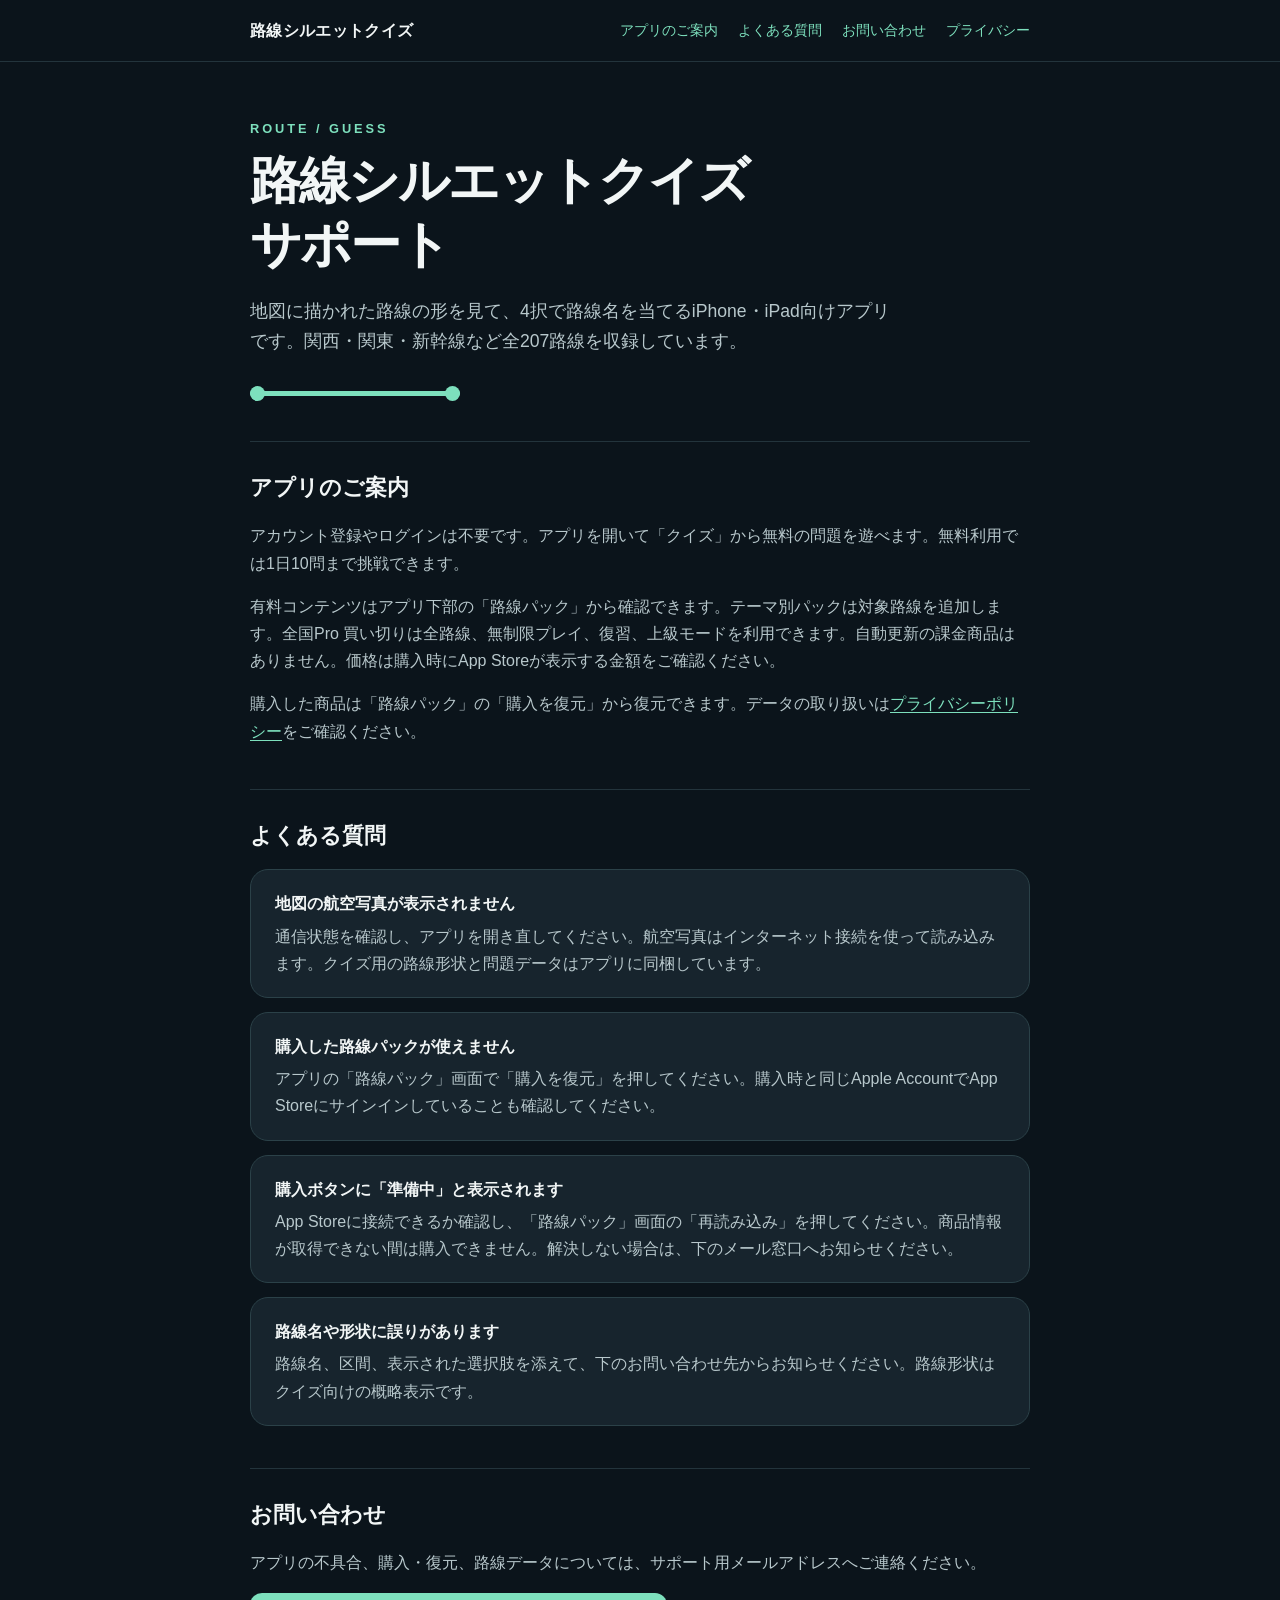
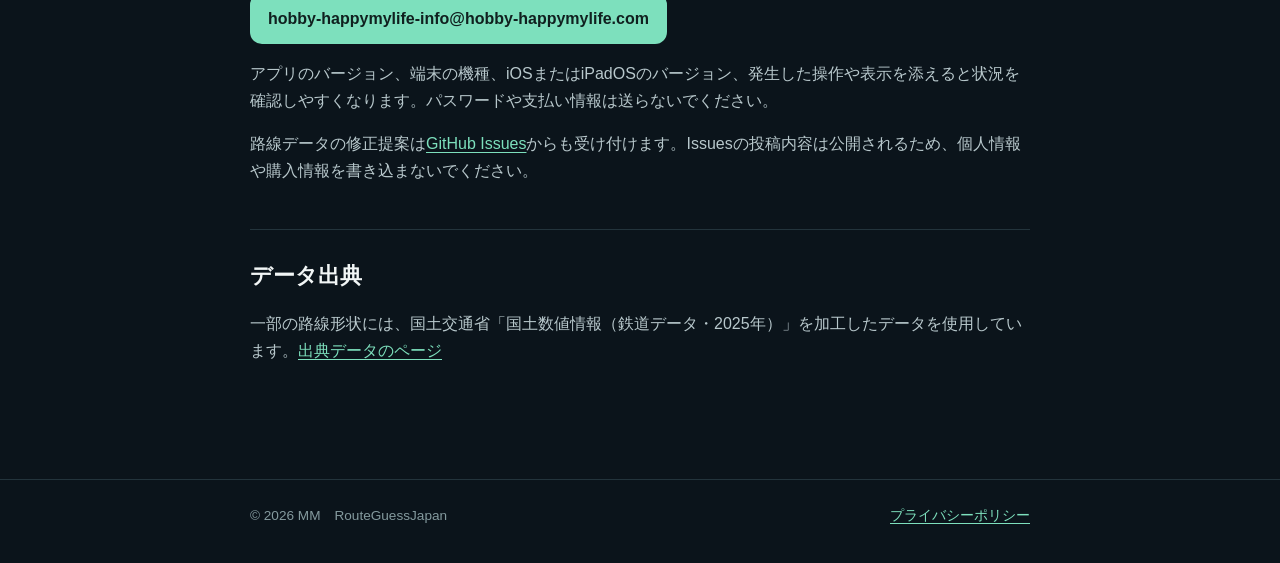
<file: index.html>
<!doctype html>
<html lang="ja">
<head>
  <meta charset="utf-8">
  <meta name="viewport" content="width=device-width, initial-scale=1">
  <meta name="description" content="路線シルエットクイズの公式サポートページ。お問い合わせ先、遊び方、買い切り商品の購入と復元方法をご案内します。">
  <title>サポート | 路線シルエットクイズ</title>
  <link rel="stylesheet" href="style.css">
</head>
<body>
  <header><nav class="wrap" aria-label="メインナビゲーション"><a class="brand" href="./">路線シルエットクイズ</a><div class="navlinks"><a href="#guide">アプリのご案内</a><a href="#faq">よくある質問</a><a href="#contact">お問い合わせ</a><a href="privacy.html">プライバシー</a></div></nav></header>
  <main class="wrap">
    <p class="eyebrow">ROUTE / GUESS</p>
    <h1>路線シルエットクイズ<br>サポート</h1>
    <p class="lead">地図に描かれた路線の形を見て、4択で路線名を当てるiPhone・iPad向けアプリです。関西・関東・新幹線など全207路線を収録しています。</p>
    <div class="route" aria-hidden="true"></div>
    <section id="guide" aria-labelledby="guide-title">
      <h2 id="guide-title">アプリのご案内</h2>
      <p>アカウント登録やログインは不要です。アプリを開いて「クイズ」から無料の問題を遊べます。無料利用では1日10問まで挑戦できます。</p>
      <p>有料コンテンツはアプリ下部の「路線パック」から確認できます。テーマ別パックは対象路線を追加します。全国Pro 買い切りは全路線、無制限プレイ、復習、上級モードを利用できます。自動更新の課金商品はありません。価格は購入時にApp Storeが表示する金額をご確認ください。</p>
      <p>購入した商品は「路線パック」の「購入を復元」から復元できます。データの取り扱いは<a href="privacy.html">プライバシーポリシー</a>をご確認ください。</p>
    </section>
    <section id="faq" aria-labelledby="faq-title">
      <h2 id="faq-title">よくある質問</h2>
      <div class="card"><h3>地図の航空写真が表示されません</h3><p>通信状態を確認し、アプリを開き直してください。航空写真はインターネット接続を使って読み込みます。クイズ用の路線形状と問題データはアプリに同梱しています。</p></div>
      <div class="card"><h3>購入した路線パックが使えません</h3><p>アプリの「路線パック」画面で「購入を復元」を押してください。購入時と同じApple AccountでApp Storeにサインインしていることも確認してください。</p></div>
      <div class="card"><h3>購入ボタンに「準備中」と表示されます</h3><p>App Storeに接続できるか確認し、「路線パック」画面の「再読み込み」を押してください。商品情報が取得できない間は購入できません。解決しない場合は、下のメール窓口へお知らせください。</p></div>
      <div class="card"><h3>路線名や形状に誤りがあります</h3><p>路線名、区間、表示された選択肢を添えて、下のお問い合わせ先からお知らせください。路線形状はクイズ向けの概略表示です。</p></div>
    </section>
    <section id="contact" aria-labelledby="contact-title">
      <h2 id="contact-title">お問い合わせ</h2>
      <p>アプリの不具合、購入・復元、路線データについては、サポート用メールアドレスへご連絡ください。</p>
      <p><a class="button" href="mailto:hobby-happymylife-info@hobby-happymylife.com">hobby-happymylife-info@hobby-happymylife.com</a></p>
      <p>アプリのバージョン、端末の機種、iOSまたはiPadOSのバージョン、発生した操作や表示を添えると状況を確認しやすくなります。パスワードや支払い情報は送らないでください。</p>
      <p>路線データの修正提案は<a href="https://github.com/masa-happyhobby/09-RouteGuessJapan/issues/new">GitHub Issues</a>からも受け付けます。Issuesの投稿内容は公開されるため、個人情報や購入情報を書き込まないでください。</p>
    </section>
    <section aria-labelledby="source-title"><h2 id="source-title">データ出典</h2><p>一部の路線形状には、国土交通省「国土数値情報（鉄道データ・2025年）」を加工したデータを使用しています。<a href="https://nlftp.mlit.go.jp/ksj/gml/datalist/KsjTmplt-N02-2025.html">出典データのページ</a></p></section>
  </main>
  <footer><div class="wrap"><span>© 2026 MM　RouteGuessJapan</span><a href="privacy.html">プライバシーポリシー</a></div></footer>
</body>
</html>
</file>
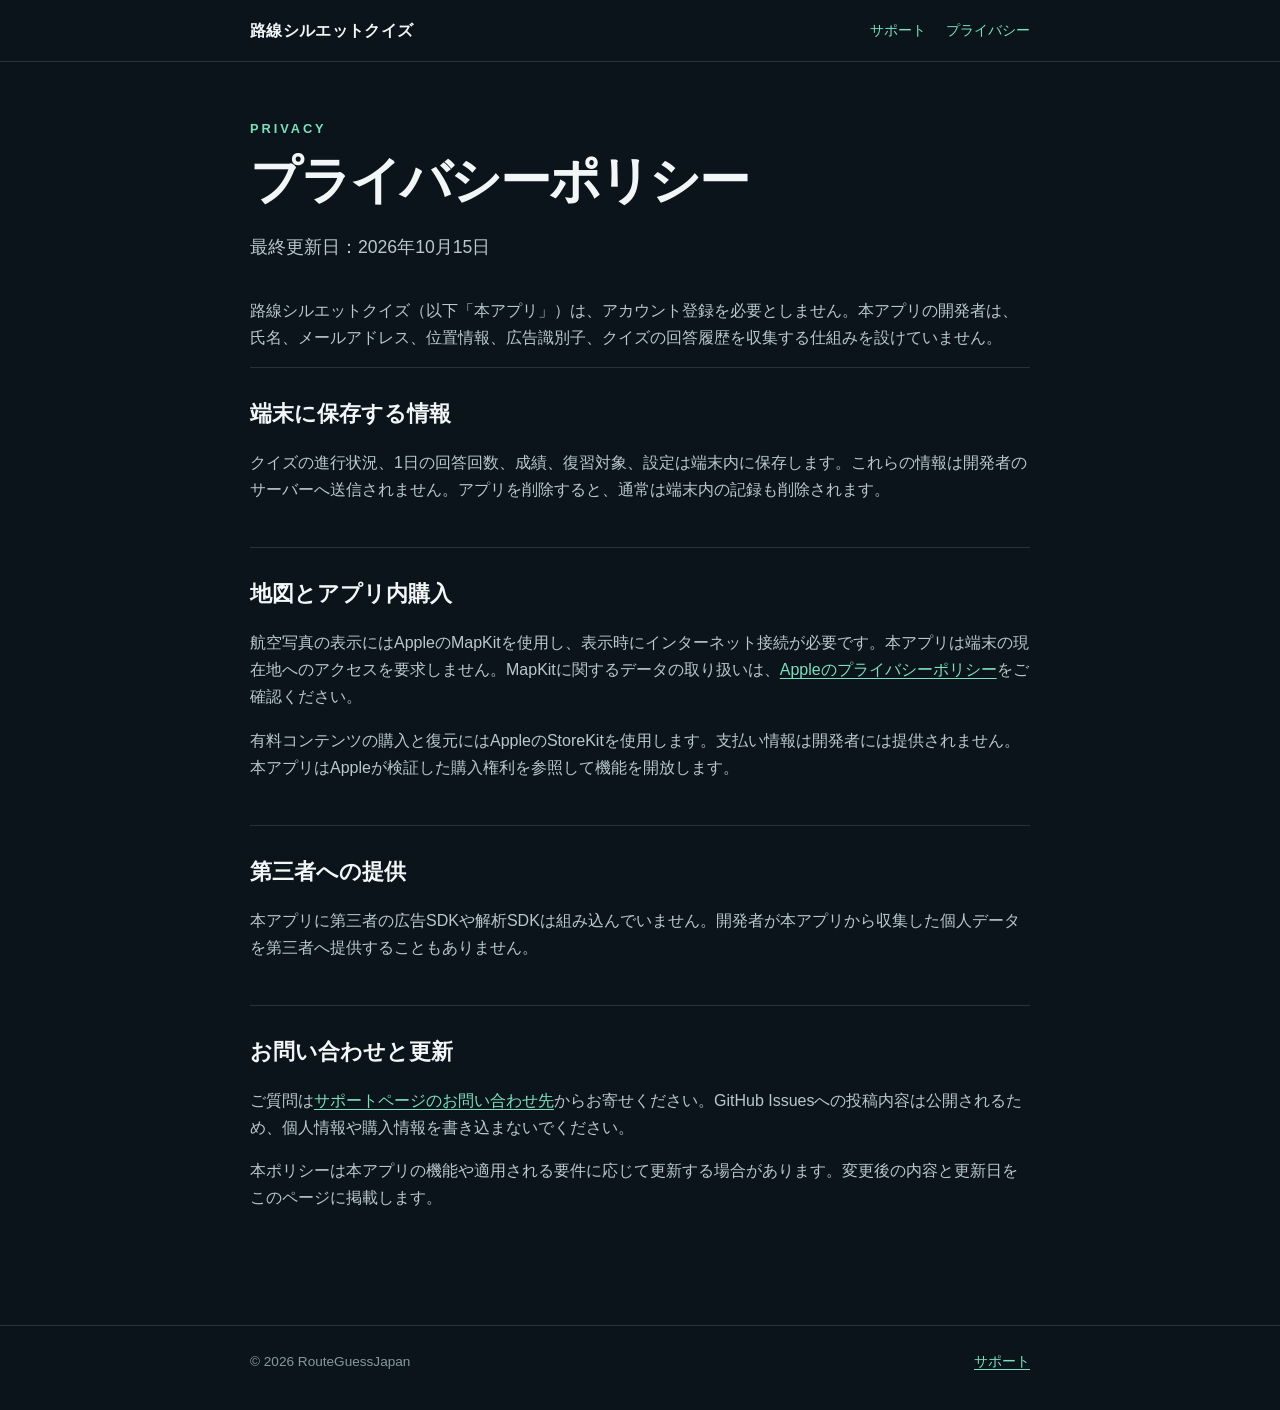
<file: privacy.html>
<!doctype html>
<html lang="ja">
<head>
  <meta charset="utf-8">
  <meta name="viewport" content="width=device-width, initial-scale=1">
  <meta name="description" content="路線シルエットクイズのプライバシーポリシーです。端末内データ、地図表示、アプリ内購入の取り扱いについて説明します。">
  <title>プライバシーポリシー | 路線シルエットクイズ</title>
  <link rel="stylesheet" href="style.css">
</head>
<body>
  <header><nav class="wrap" aria-label="メインナビゲーション"><a class="brand" href="./">路線シルエットクイズ</a><div class="navlinks"><a href="./">サポート</a><a href="privacy.html" aria-current="page">プライバシー</a></div></nav></header>
  <main class="wrap">
    <p class="eyebrow">PRIVACY</p>
    <h1>プライバシーポリシー</h1>
    <p class="lead">最終更新日：2026年10月15日</p>
    <p>路線シルエットクイズ（以下「本アプリ」）は、アカウント登録を必要としません。本アプリの開発者は、氏名、メールアドレス、位置情報、広告識別子、クイズの回答履歴を収集する仕組みを設けていません。</p>
    <section><h2>端末に保存する情報</h2><p>クイズの進行状況、1日の回答回数、成績、復習対象、設定は端末内に保存します。これらの情報は開発者のサーバーへ送信されません。アプリを削除すると、通常は端末内の記録も削除されます。</p></section>
    <section><h2>地図とアプリ内購入</h2><p>航空写真の表示にはAppleのMapKitを使用し、表示時にインターネット接続が必要です。本アプリは端末の現在地へのアクセスを要求しません。MapKitに関するデータの取り扱いは、<a href="https://www.apple.com/jp/legal/privacy/">Appleのプライバシーポリシー</a>をご確認ください。</p><p>有料コンテンツの購入と復元にはAppleのStoreKitを使用します。支払い情報は開発者には提供されません。本アプリはAppleが検証した購入権利を参照して機能を開放します。</p></section>
    <section><h2>第三者への提供</h2><p>本アプリに第三者の広告SDKや解析SDKは組み込んでいません。開発者が本アプリから収集した個人データを第三者へ提供することもありません。</p></section>
    <section><h2>お問い合わせと更新</h2><p>ご質問は<a href="./#contact">サポートページのお問い合わせ先</a>からお寄せください。GitHub Issuesへの投稿内容は公開されるため、個人情報や購入情報を書き込まないでください。</p><p>本ポリシーは本アプリの機能や適用される要件に応じて更新する場合があります。変更後の内容と更新日をこのページに掲載します。</p></section>
  </main>
  <footer><div class="wrap"><span>© 2026 RouteGuessJapan</span><a href="./">サポート</a></div></footer>
</body>
</html>
</file>
<file: style.css>
:root{color-scheme:dark;font-family:-apple-system,BlinkMacSystemFont,"Hiragino Kaku Gothic ProN","Yu Gothic",sans-serif;background:#0b141b;color:#f2f6f6;line-height:1.7}
*{box-sizing:border-box}
body{margin:0}
a{color:#7de0bd;text-underline-offset:.2em}
a:hover,a:focus-visible{color:#b0f2d9}
.wrap{width:min(100% - 36px,780px);margin:auto}
header{border-bottom:1px solid #23343c}
nav{display:flex;align-items:center;justify-content:space-between;gap:18px;padding:17px 0}
nav a{text-decoration:none}
.brand{font-weight:800;color:#f2f6f6;letter-spacing:.02em}
.navlinks{display:flex;flex-wrap:wrap;gap:20px;font-size:.9rem}
main{padding:56px 0 70px}
.eyebrow{margin:0 0 9px;color:#7de0bd;font-size:.8rem;font-weight:800;letter-spacing:.23em}
h1{font-size:clamp(2rem,6vw,3.2rem);letter-spacing:-.04em;line-height:1.25;margin:0 0 20px}
.lead{font-size:1.1rem;color:#b8c8cc;max-width:650px;margin:0 0 34px}
.route{height:5px;width:210px;border-radius:9px;background:#7de0bd;position:relative;margin:30px 0 45px}
.route:before,.route:after{content:"";position:absolute;top:-5px;width:15px;height:15px;border-radius:50%;background:#7de0bd}
.route:before{left:0}.route:after{right:0}
section{padding:28px 0;border-top:1px solid #23343c}
h2{font-size:1.35rem;margin:0 0 15px}
h3{font-size:1rem;margin:25px 0 7px}
p,li{color:#b8c8cc}
ul{padding-left:1.4em}
.card{background:#17242d;border:1px solid #2b4148;border-radius:18px;padding:20px 24px;margin:14px 0}
.card h3{margin:0 0 5px;color:#f2f6f6}
.card p{margin:0}
.button{display:inline-block;background:#7de0bd;color:#10201f;padding:12px 18px;border-radius:12px;font-weight:800;text-decoration:none}
.button:hover,.button:focus-visible{color:#10201f;background:#b0f2d9}
footer{border-top:1px solid #23343c;padding:24px 0 36px;color:#849a9e;font-size:.85rem}
footer .wrap{display:flex;justify-content:space-between;flex-wrap:wrap;gap:10px}
@media(max-width:520px){nav{align-items:flex-start;flex-direction:column}.navlinks{gap:14px}main{padding-top:42px}}
</file>
